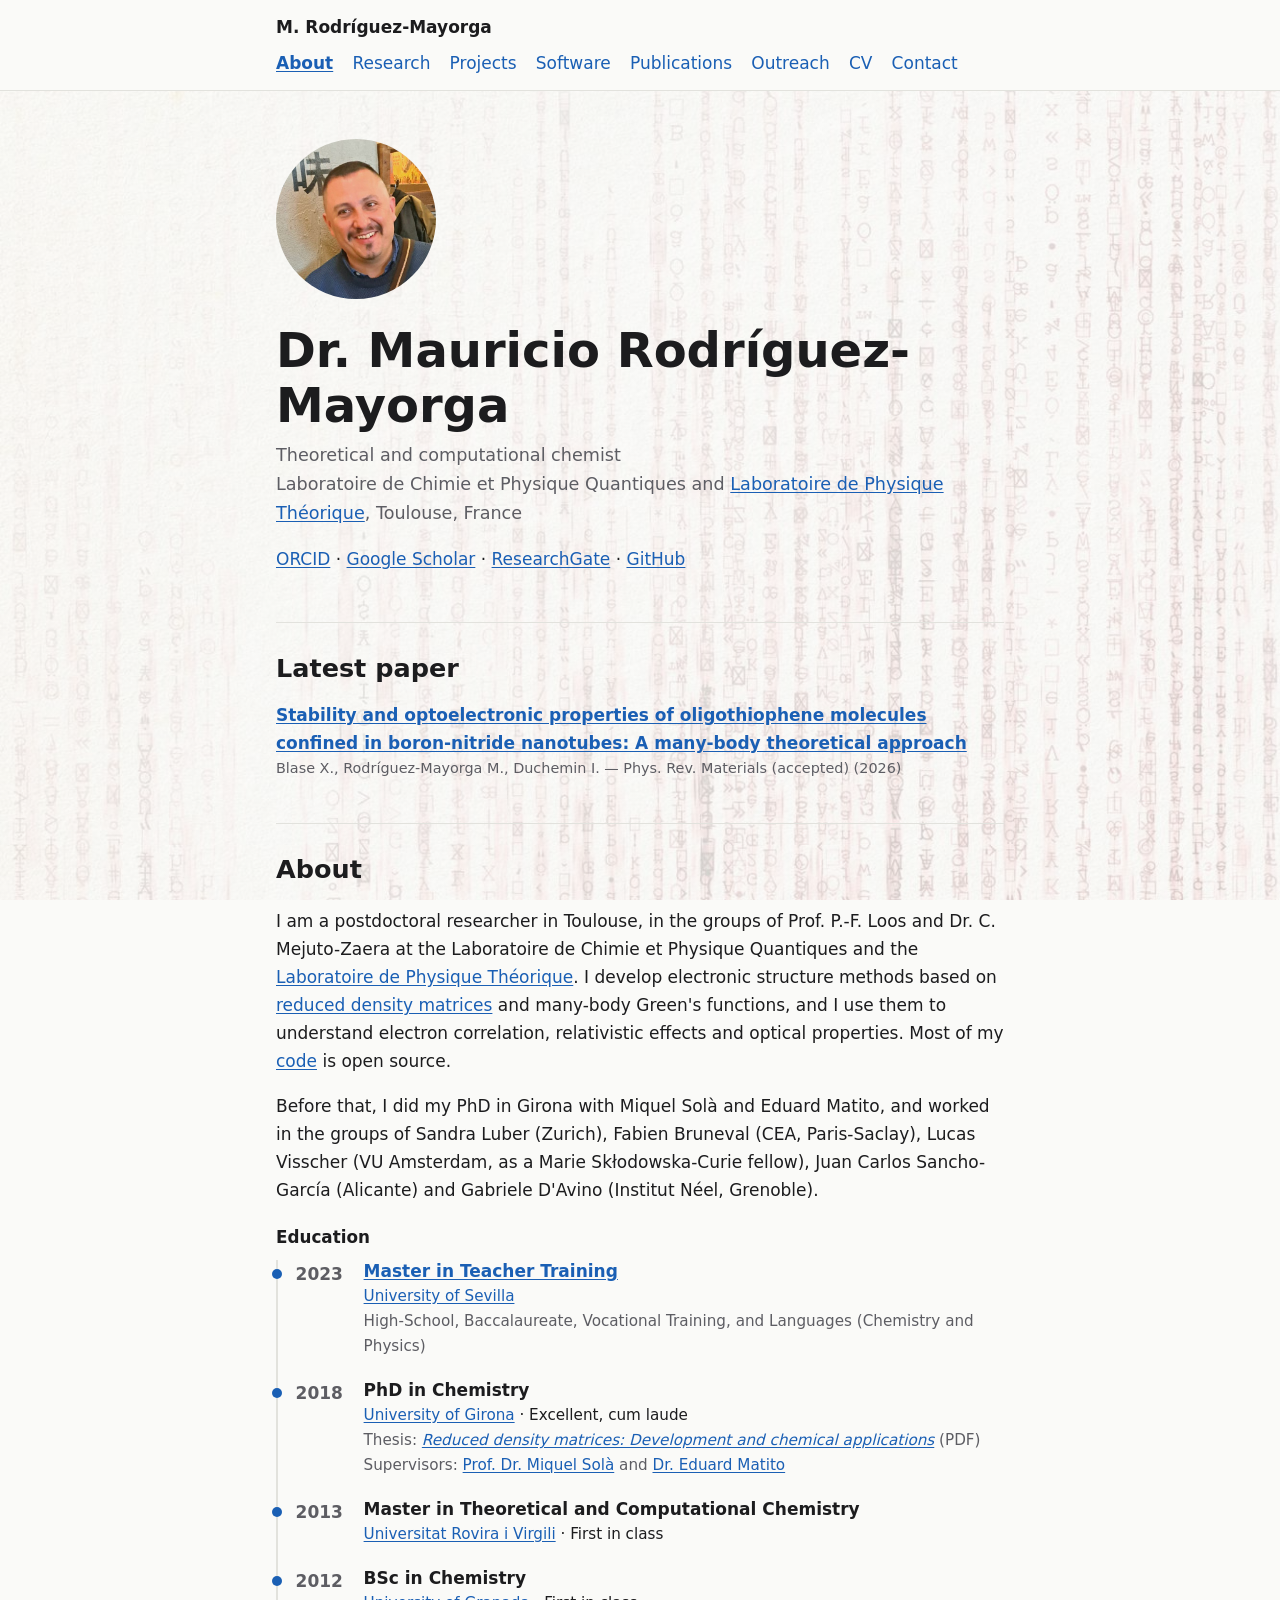
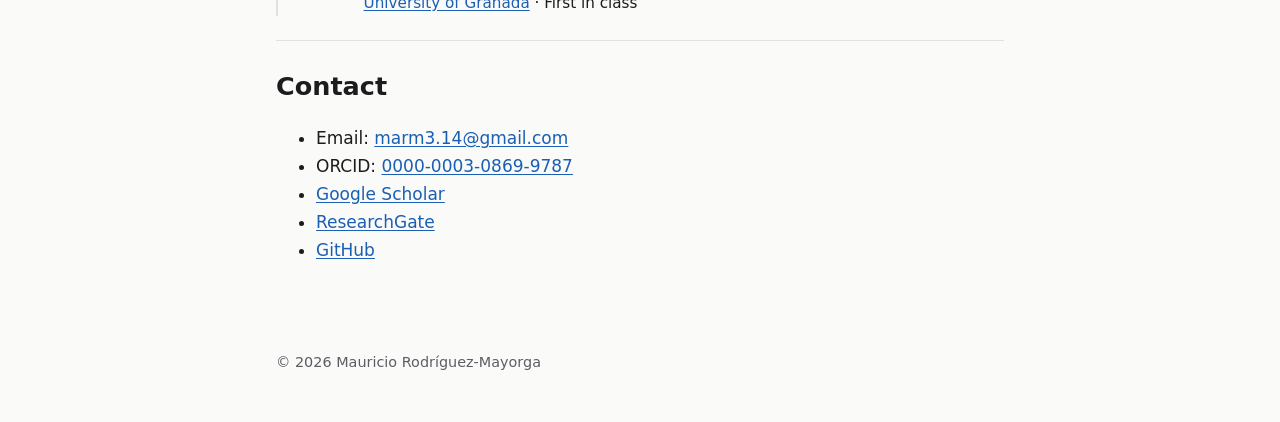
<file: index.html>
<!doctype html>
<html lang="en">
<head>
  <meta charset="utf-8">
  <meta name="viewport" content="width=device-width, initial-scale=1">
  <title>Mauricio Rodríguez-Mayorga</title>
  <meta name="description" content="Theoretical and computational chemist at the Laboratoire de Physique Théorique, Université de Toulouse / CNRS.">
  <link rel="stylesheet" href="style.css?v=6">
</head>
<body>
  <header class="site-header">
    <nav>
      <a class="brand" href="index.html">M. Rodríguez-Mayorga</a>
      <ul>
        <li><a href="index.html" aria-current="page">About</a></li>
        <li><a href="research.html">Research</a></li>
        <li><a href="projects/">Projects</a></li>
        <li><a href="software.html">Software</a></li>
        <li><a href="publications.html">Publications</a></li>
        <li><a href="outreach.html">Outreach</a></li>
        <li><a href="cv.html">CV</a></li>
        <li><a href="index.html#contact">Contact</a></li>
      </ul>
    </nav>
  </header>

  <main>
    <section class="hero">
      <img class="portrait" src="assets/photo.jpg" alt="Portrait of Mauricio Rodríguez-Mayorga" width="160" height="160">
      <div>
        <h1>Dr. Mauricio Rodríguez-Mayorga</h1>
        <p class="lead">Theoretical and computational chemist<br>
          Laboratoire de Chimie et Physique Quantiques and
          <a href="https://lpt.univ-tlse3.fr/" target="_blank" rel="noopener noreferrer">Laboratoire de Physique Théorique</a>, Toulouse, France</p>
        <p>
          <a href="https://orcid.org/0000-0003-0869-9787" target="_blank" rel="noopener noreferrer">ORCID</a> ·
          <a href="https://scholar.google.com/citations?user=OLGOgQgAAAAJ" target="_blank" rel="noopener noreferrer">Google Scholar</a> ·
          <a href="https://www.researchgate.net/profile/Mauricio_Mayorga2" target="_blank" rel="noopener noreferrer">ResearchGate</a> ·
          <a href="https://github.com/marm314" target="_blank" rel="noopener noreferrer">GitHub</a>
        </p>
      </div>
    </section>

    <section id="latest">
      <h2>Latest paper</h2>
      <div id="latest-pub">
        <article class="pub">
          <div class="pub-title"><a href="https://journals.aps.org/prmaterials/accepted/10.1103/gbd1-ynn8" target="_blank" rel="noopener noreferrer">Stability and optoelectronic properties of oligothiophene molecules confined in boron-nitride nanotubes: A many-body theoretical approach</a></div>
          <div class="pub-meta">Blase X., Rodríguez-Mayorga M., Duchemin I. — Phys. Rev. Materials (accepted, 2026)</div>
        </article>
      </div>
    </section>

    <section id="about">
      <h2>About</h2>
      <p>I am a postdoctoral researcher in Toulouse, in the groups of Prof. P.-F. Loos and Dr. C. Mejuto-Zaera
        at the Laboratoire de Chimie et Physique Quantiques and the
        <a href="https://lpt.univ-tlse3.fr/" target="_blank" rel="noopener noreferrer">Laboratoire de Physique Théorique</a>.
        I develop electronic structure methods based on
        <a href="research.html">reduced density matrices</a> and many-body Green's functions,
        and I use them to understand electron correlation, relativistic effects and optical properties.
        Most of my <a href="software.html">code</a> is open source.</p>
      <p>Before that, I did my PhD in Girona with Miquel Solà and Eduard Matito, and worked in the groups of
        Sandra Luber (Zurich), Fabien Bruneval (CEA, Paris-Saclay), Lucas Visscher (VU Amsterdam, as a
        Marie Skłodowska-Curie fellow), Juan Carlos Sancho-García (Alicante) and Gabriele D'Avino
        (Institut Néel, Grenoble).</p>

      <h3>Education</h3>
      <ol class="edu">
        <li>
          <span class="edu-year">2023</span>
          <div>
            <strong><a href="https://masteroficial.us.es/maes/" target="_blank" rel="noopener noreferrer">Master in Teacher Training</a></strong>
            <span class="edu-place"><a href="https://www.us.es/" target="_blank" rel="noopener noreferrer">University of Sevilla</a></span>
            <span class="edu-sub">High-School, Baccalaureate, Vocational Training, and Languages (Chemistry and Physics)</span>
          </div>
        </li>
        <li>
          <span class="edu-year">2018</span>
          <div>
            <strong>PhD in Chemistry</strong>
            <span class="edu-place"><a href="https://www.udg.edu/en/" target="_blank" rel="noopener noreferrer">University of Girona</a> · Excellent, cum laude</span>
            <span class="edu-sub">Thesis: <a href="assets/thesis_mrm.pdf" target="_blank" rel="noopener noreferrer"><em>Reduced density matrices: Development and chemical applications</em></a> (PDF)</span>
            <span class="edu-sub">Supervisors: <a href="https://iqcc.udg.edu/irdgroups_teams/miquel-sola/" target="_blank" rel="noopener noreferrer">Prof. Dr. Miquel Solà</a> and <a href="https://ematito.dipc.org/" target="_blank" rel="noopener noreferrer">Dr. Eduard Matito</a></span>
          </div>
        </li>
        <li>
          <span class="edu-year">2013</span>
          <div>
            <strong>Master in Theoretical and Computational Chemistry</strong>
            <span class="edu-place"><a href="https://www.urv.cat/en/" target="_blank" rel="noopener noreferrer">Universitat Rovira i Virgili</a> · First in class</span>
          </div>
        </li>
        <li>
          <span class="edu-year">2012</span>
          <div>
            <strong>BSc in Chemistry</strong>
            <span class="edu-place"><a href="https://www.ugr.es" target="_blank" rel="noopener noreferrer">University of Granada</a> · First in class</span>
          </div>
        </li>
      </ol>
    </section>

    <section id="contact">
      <h2>Contact</h2>
      <ul>
        <li>Email: <a href="mailto:marm3.14@gmail.com">marm3.14@gmail.com</a></li>
        <li>ORCID: <a href="https://orcid.org/0000-0003-0869-9787" target="_blank" rel="noopener noreferrer">0000-0003-0869-9787</a></li>
        <li><a href="https://scholar.google.com/citations?user=OLGOgQgAAAAJ" target="_blank" rel="noopener noreferrer">Google Scholar</a></li>
        <li><a href="https://www.researchgate.net/profile/Mauricio_Mayorga2" target="_blank" rel="noopener noreferrer">ResearchGate</a></li>
        <li><a href="https://github.com/marm314" target="_blank" rel="noopener noreferrer">GitHub</a></li>
      </ul>
    </section>
  </main>

  <footer>
    <p>&copy; <span id="year"></span> Mauricio Rodríguez-Mayorga</p>
  </footer>
  <script src="site.js?v=3"></script>
</body>
</html>
</file>
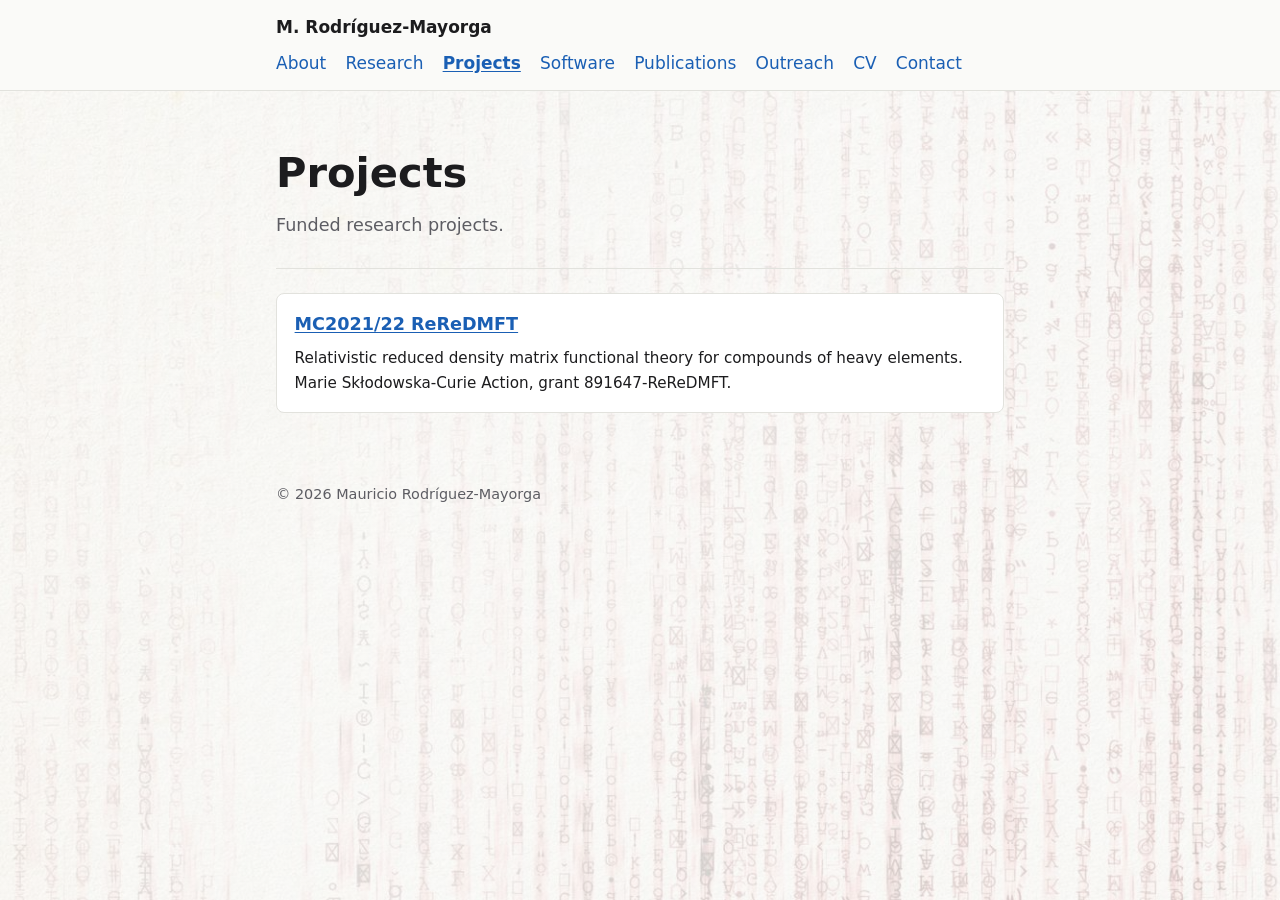
<file: projects/index.html>
<!doctype html>
<html lang="en">
<head>
  <meta charset="utf-8">
  <meta name="viewport" content="width=device-width, initial-scale=1">
  <title>Projects · Mauricio Rodríguez-Mayorga</title>
  <meta name="description" content="Research projects.">
  <link rel="stylesheet" href="../style.css?v=6">
</head>
<body>
  <header class="site-header">
    <nav>
      <a class="brand" href="../index.html">M. Rodríguez-Mayorga</a>
      <ul>
        <li><a href="../index.html">About</a></li>
        <li><a href="../research.html">Research</a></li>
        <li><a href="../projects/" aria-current="page">Projects</a></li>
        <li><a href="../software.html">Software</a></li>
        <li><a href="../publications.html">Publications</a></li>
        <li><a href="../outreach.html">Outreach</a></li>
        <li><a href="../cv.html">CV</a></li>
        <li><a href="../index.html#contact">Contact</a></li>
      </ul>
    </nav>
  </header>

  <main>
    <section class="page-title">
      <h1>Projects</h1>
      <p class="lead">Funded research projects.</p>
    </section>

    <section>
      <div class="cards">
        <article class="card">
          <h3><a href="mc2021-22-rerdmft/">MC2021/22 ReReDMFT</a></h3>
          <p>Relativistic reduced density matrix functional theory for compounds of heavy elements. Marie Skłodowska-Curie Action, grant 891647-ReReDMFT.</p>
        </article>
      </div>
    </section>
  </main>

  <footer>
    <p>&copy; <span id="year"></span> Mauricio Rodríguez-Mayorga</p>
  </footer>
  <script src="../site.js"></script>
</body>
</html>
</file>
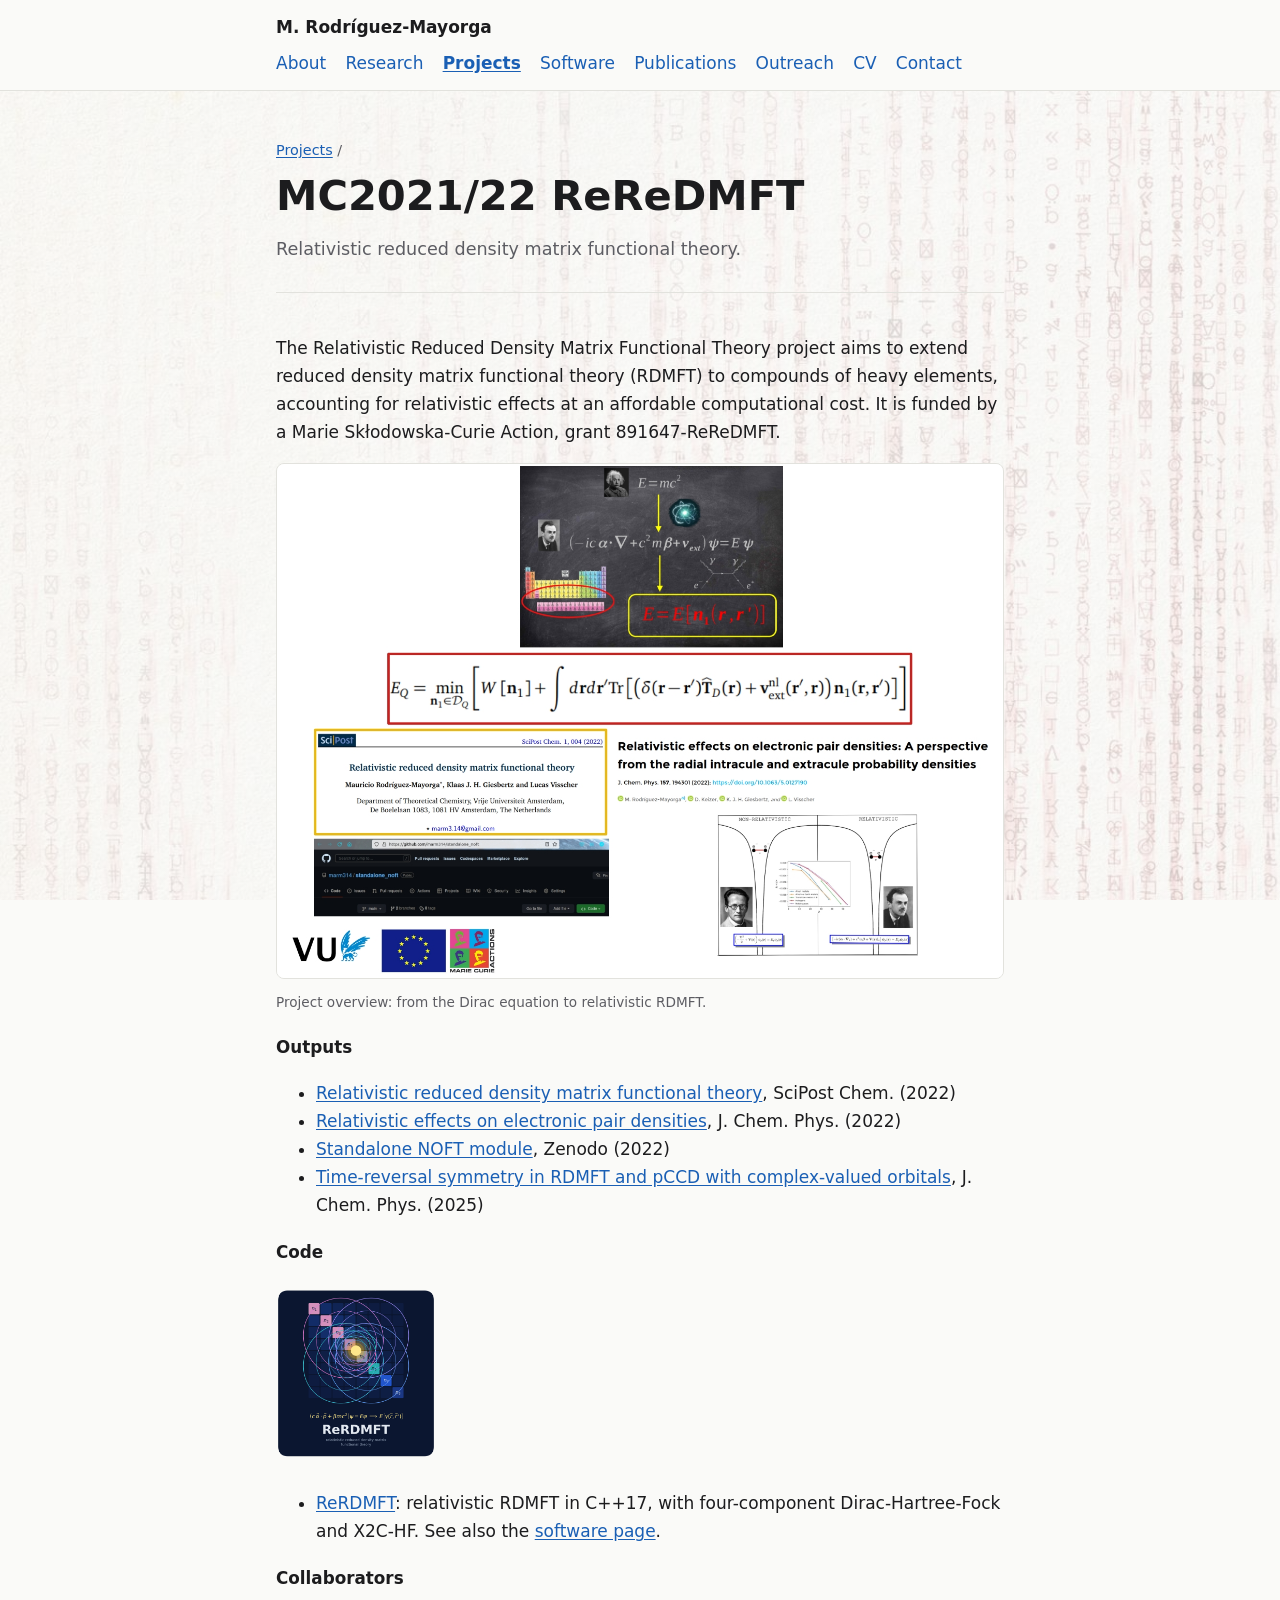
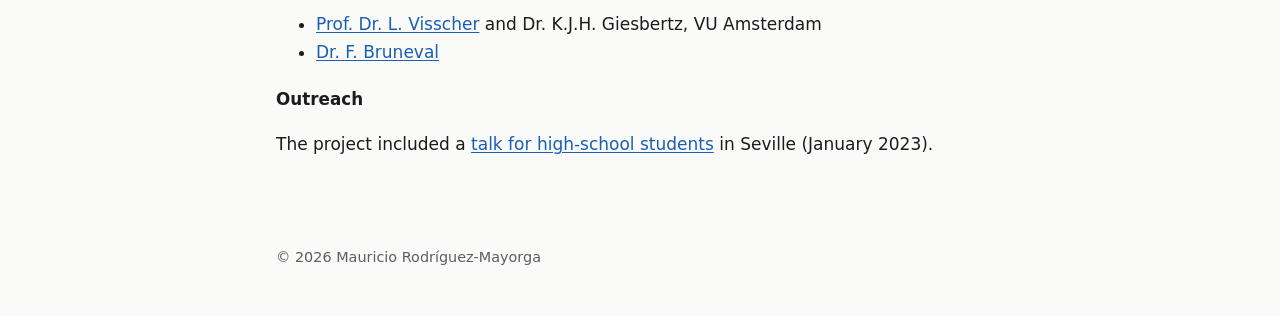
<file: projects/mc2021-22-rerdmft/index.html>
<!doctype html>
<html lang="en">
<head>
  <meta charset="utf-8">
  <meta name="viewport" content="width=device-width, initial-scale=1">
  <title>MC2021/22 ReReDMFT · Mauricio Rodríguez-Mayorga</title>
  <meta name="description" content="The Relativistic Reduced Density Matrix Functional Theory project.">
  <link rel="stylesheet" href="../../style.css?v=6">
</head>
<body>
  <header class="site-header">
    <nav>
      <a class="brand" href="../../index.html">M. Rodríguez-Mayorga</a>
      <ul>
        <li><a href="../../index.html">About</a></li>
        <li><a href="../../research.html">Research</a></li>
        <li><a href="../../projects/" aria-current="page">Projects</a></li>
        <li><a href="../../software.html">Software</a></li>
        <li><a href="../../publications.html">Publications</a></li>
        <li><a href="../../outreach.html">Outreach</a></li>
        <li><a href="../../cv.html">CV</a></li>
        <li><a href="../../index.html#contact">Contact</a></li>
      </ul>
    </nav>
  </header>

  <main>
    <section class="page-title">
      <p class="crumb"><a href="../">Projects</a> /</p>
      <h1>MC2021/22 ReReDMFT</h1>
      <p class="lead">Relativistic reduced density matrix functional theory.</p>
    </section>

    <section id="rerdmft">
      <p>The Relativistic Reduced Density Matrix Functional Theory project aims to extend
        reduced density matrix functional theory (RDMFT) to compounds of heavy elements,
        accounting for relativistic effects at an affordable computational cost.
        It is funded by a Marie Skłodowska-Curie Action, grant 891647-ReReDMFT.</p>
      <figure>
        <img src="../../assets/final_report.jpg" alt="Overview of the ReReDMFT project: from the Dirac equation and the periodic table of heavy elements to relativistic RDMFT, with the two 2022 papers" loading="lazy">
        <figcaption>Project overview: from the Dirac equation to relativistic RDMFT.</figcaption>
      </figure>
      <h3>Outputs</h3>
      <ul>
        <li><a href="https://doi.org/10.21468/SciPostChem.1.2.004" target="_blank" rel="noopener noreferrer">Relativistic reduced density matrix functional theory</a>, SciPost Chem. (2022)</li>
        <li><a href="https://doi.org/10.1063/5.0127190" target="_blank" rel="noopener noreferrer">Relativistic effects on electronic pair densities</a>, J. Chem. Phys. (2022)</li>
        <li><a href="https://doi.org/10.5281/zenodo.7352732" target="_blank" rel="noopener noreferrer">Standalone NOFT module</a>, Zenodo (2022)</li>
        <li><a href="https://doi.org/10.1063/5.0242504" target="_blank" rel="noopener noreferrer">Time-reversal symmetry in RDMFT and pCCD with complex-valued orbitals</a>, J. Chem. Phys. (2025)</li>
      </ul>
      <h3>Code</h3>
      <figure class="logo-fig">
        <a href="https://github.com/marm314/ReRDMFT" target="_blank" rel="noopener noreferrer"><img src="../../assets/logo_rerdmft.png" alt="ReRDMFT logo" width="160" height="181" loading="lazy"></a>
      </figure>
      <ul>
        <li><a href="https://github.com/marm314/ReRDMFT" target="_blank" rel="noopener noreferrer">ReRDMFT</a>: relativistic RDMFT in C++17, with four-component Dirac-Hartree-Fock and X2C-HF. See also the <a href="../../software.html">software page</a>.</li>
      </ul>
      <h3>Collaborators</h3>
      <ul>
        <li><a href="https://research.vu.nl/en/persons/luuk-visscher" target="_blank" rel="noopener noreferrer">Prof. Dr. L. Visscher</a> and Dr. K.J.H. Giesbertz, VU Amsterdam</li>
        <li><a href="https://www.molgw.org/bruneval/" target="_blank" rel="noopener noreferrer">Dr. F. Bruneval</a></li>
      </ul>
      <h3>Outreach</h3>
      <p>The project included a <a href="../../outreach.html">talk for high-school students</a> in Seville (January 2023).</p>
    </section>
  </main>

  <footer>
    <p>&copy; <span id="year"></span> Mauricio Rodríguez-Mayorga</p>
  </footer>
  <script src="../../site.js"></script>
</body>
</html>
</file>
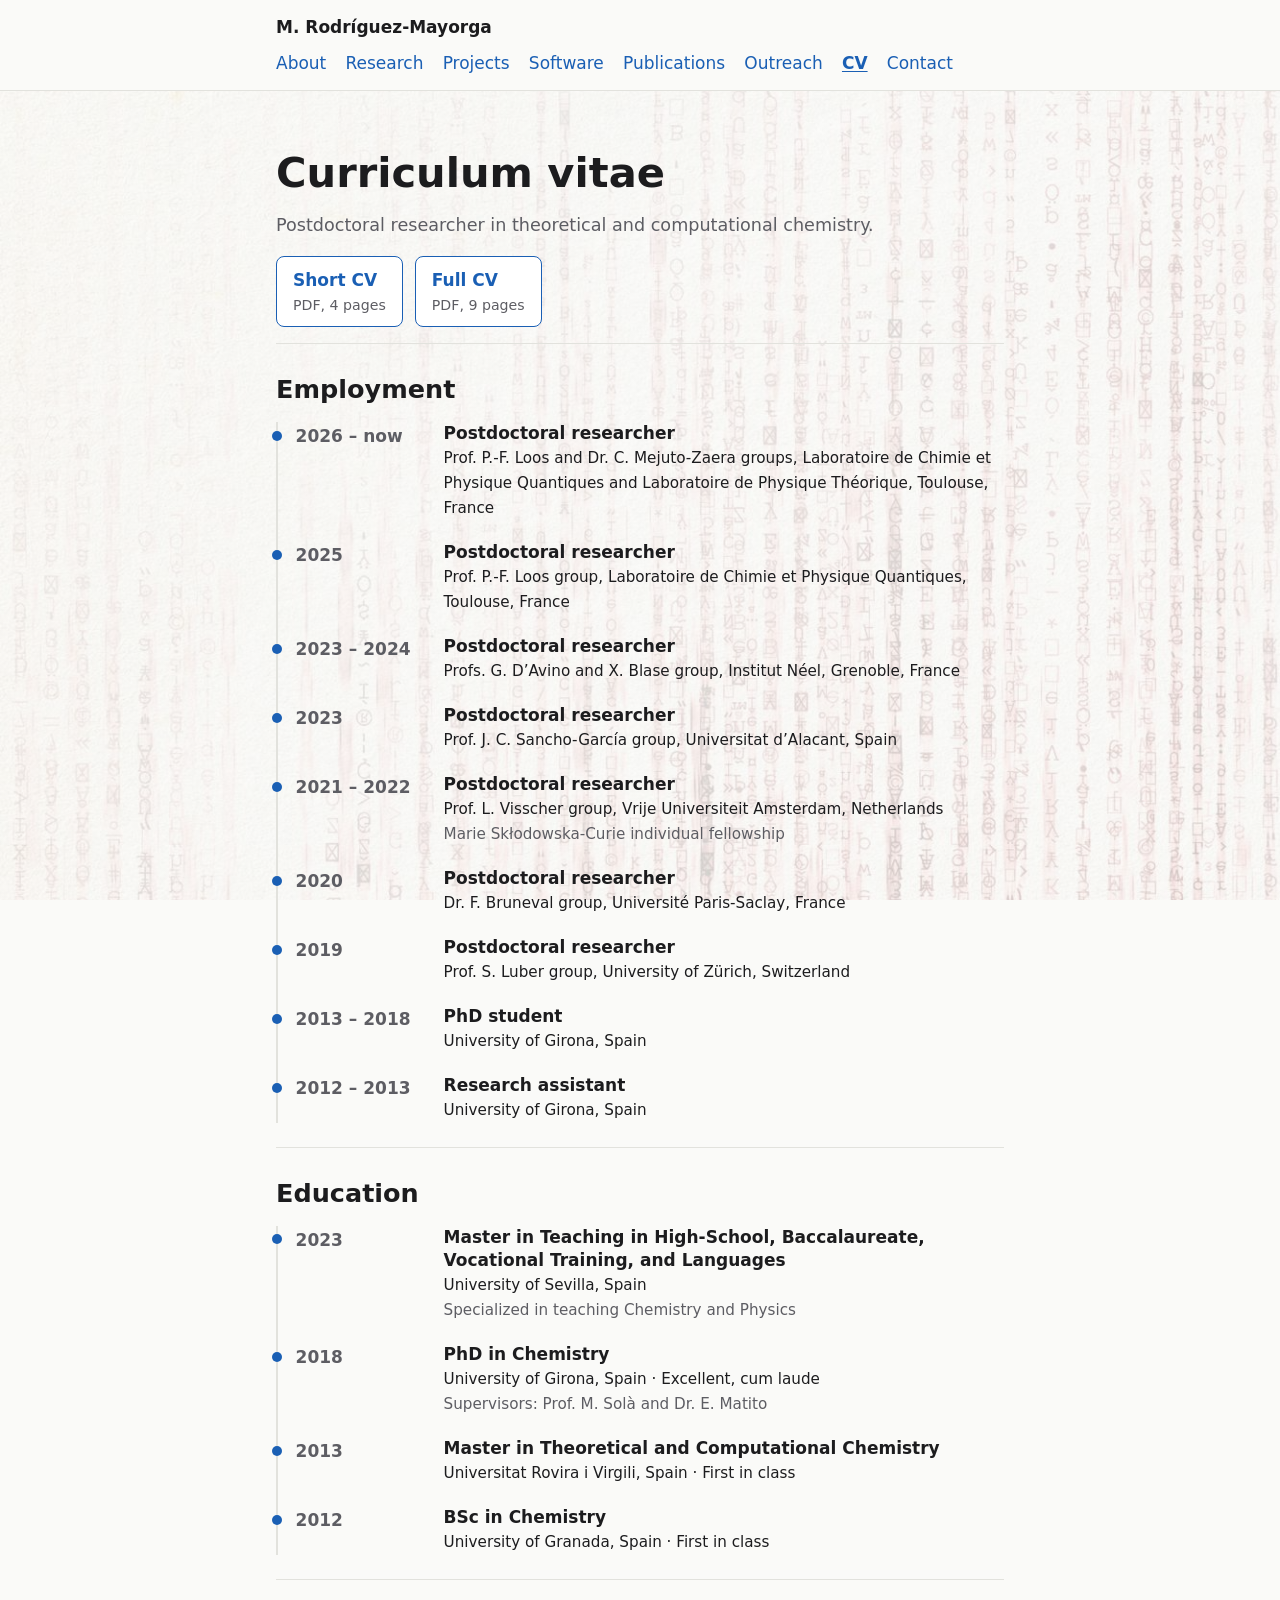
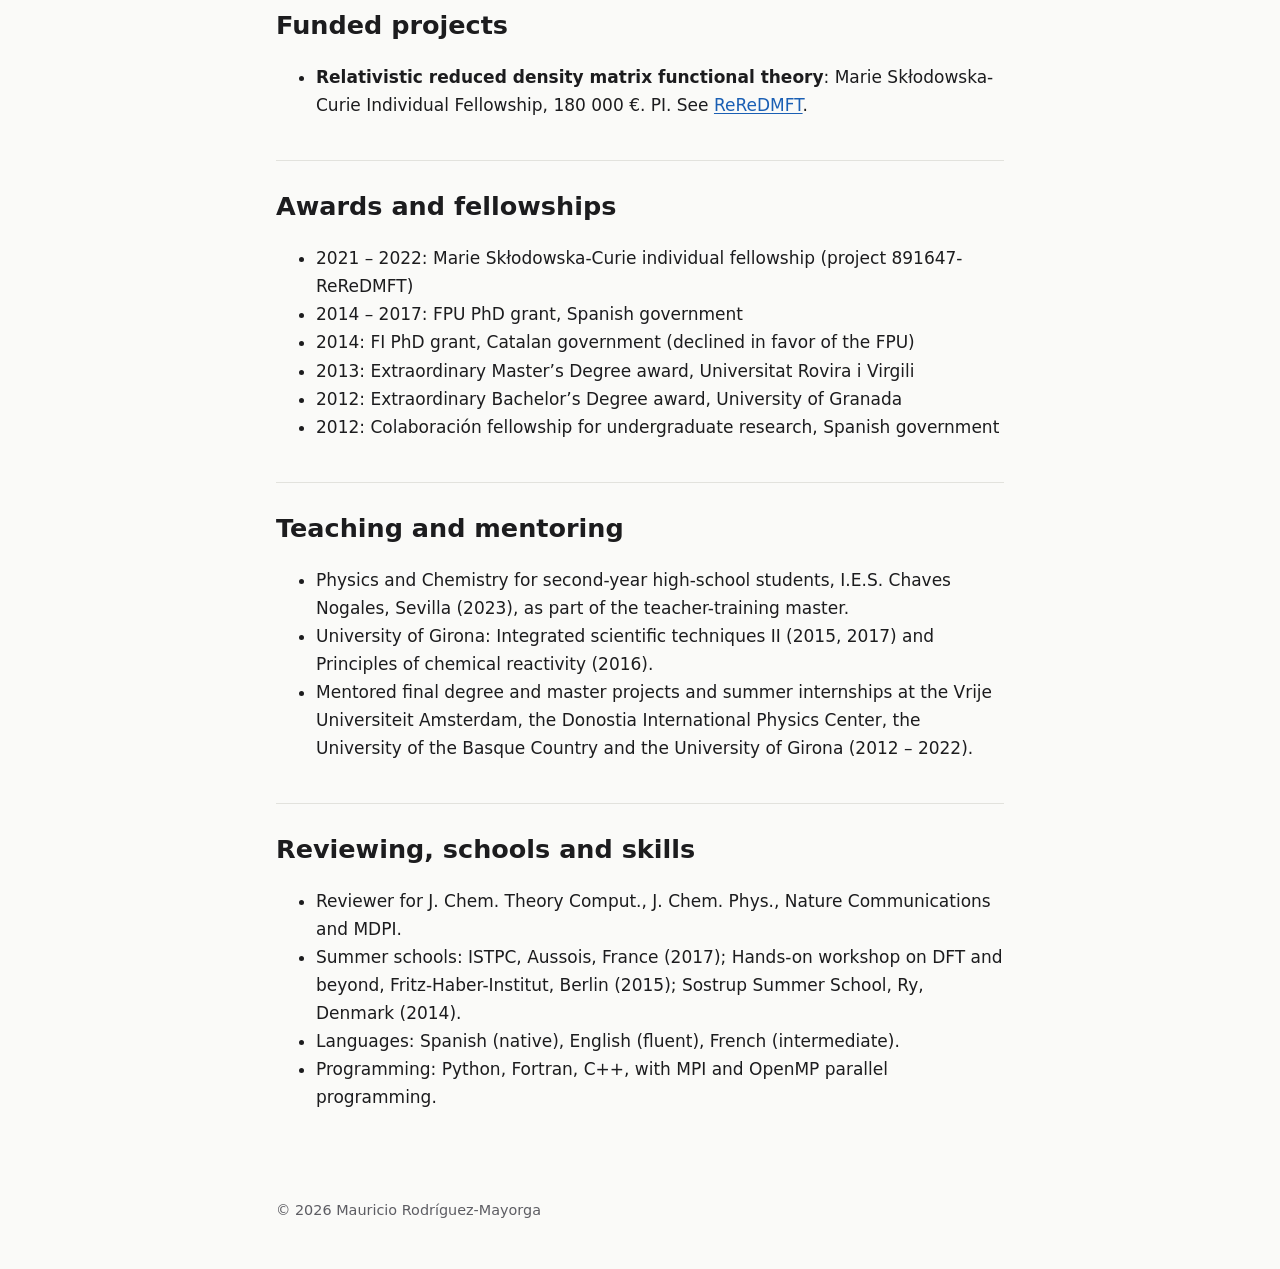
<file: cv.html>
<!doctype html>
<html lang="en">
<head>
  <meta charset="utf-8">
  <meta name="viewport" content="width=device-width, initial-scale=1">
  <title>CV · Mauricio Rodríguez-Mayorga</title>
  <meta name="description" content="Curriculum vitae of Mauricio Rodríguez-Mayorga.">
  <link rel="stylesheet" href="style.css?v=6">
</head>
<body>
  <header class="site-header">
    <nav>
      <a class="brand" href="index.html">M. Rodríguez-Mayorga</a>
      <ul>
        <li><a href="index.html">About</a></li>
        <li><a href="research.html">Research</a></li>
        <li><a href="projects/">Projects</a></li>
        <li><a href="software.html">Software</a></li>
        <li><a href="publications.html">Publications</a></li>
        <li><a href="outreach.html">Outreach</a></li>
        <li><a href="cv.html" aria-current="page">CV</a></li>
        <li><a href="index.html#contact">Contact</a></li>
      </ul>
    </nav>
  </header>

  <main>
    <section class="page-title">
      <h1>Curriculum vitae</h1>
      <p class="lead">Postdoctoral researcher in theoretical and computational chemistry.</p>
      <div class="downloads">
        <a class="btn" href="assets/cv/CV_Rodriguez-Mayorga_short.pdf?v=2" target="_blank" rel="noopener noreferrer">Short CV<small>PDF, 4 pages</small></a>
        <a class="btn" href="assets/cv/CV_Rodriguez-Mayorga_full.pdf?v=2" target="_blank" rel="noopener noreferrer">Full CV<small>PDF, 9 pages</small></a>
      </div>
    </section>

    <section>
      <h2>Employment</h2>
      <ol class="edu wide">
        <li>
          <span class="edu-year">2026 – now</span>
          <div>
            <strong>Postdoctoral researcher</strong>
            <span class="edu-place">Prof. P.-F. Loos and Dr. C. Mejuto-Zaera groups, Laboratoire de Chimie et Physique Quantiques and Laboratoire de Physique Théorique, Toulouse, France</span>
          </div>
        </li>
        <li>
          <span class="edu-year">2025</span>
          <div>
            <strong>Postdoctoral researcher</strong>
            <span class="edu-place">Prof. P.-F. Loos group, Laboratoire de Chimie et Physique Quantiques, Toulouse, France</span>
          </div>
        </li>
        <li>
          <span class="edu-year">2023 – 2024</span>
          <div>
            <strong>Postdoctoral researcher</strong>
            <span class="edu-place">Profs. G. D’Avino and X. Blase group, Institut Néel, Grenoble, France</span>
          </div>
        </li>
        <li>
          <span class="edu-year">2023</span>
          <div>
            <strong>Postdoctoral researcher</strong>
            <span class="edu-place">Prof. J. C. Sancho-García group, Universitat d’Alacant, Spain</span>
          </div>
        </li>
        <li>
          <span class="edu-year">2021 – 2022</span>
          <div>
            <strong>Postdoctoral researcher</strong>
            <span class="edu-place">Prof. L. Visscher group, Vrije Universiteit Amsterdam, Netherlands</span>
            <span class="edu-sub">Marie Skłodowska-Curie individual fellowship</span>
          </div>
        </li>
        <li>
          <span class="edu-year">2020</span>
          <div>
            <strong>Postdoctoral researcher</strong>
            <span class="edu-place">Dr. F. Bruneval group, Université Paris-Saclay, France</span>
          </div>
        </li>
        <li>
          <span class="edu-year">2019</span>
          <div>
            <strong>Postdoctoral researcher</strong>
            <span class="edu-place">Prof. S. Luber group, University of Zürich, Switzerland</span>
          </div>
        </li>
        <li>
          <span class="edu-year">2013 – 2018</span>
          <div>
            <strong>PhD student</strong>
            <span class="edu-place">University of Girona, Spain</span>
          </div>
        </li>
        <li>
          <span class="edu-year">2012 – 2013</span>
          <div>
            <strong>Research assistant</strong>
            <span class="edu-place">University of Girona, Spain</span>
          </div>
        </li>
      </ol>
    </section>

    <section>
      <h2>Education</h2>
      <ol class="edu wide">
        <li>
          <span class="edu-year">2023</span>
          <div>
            <strong>Master in Teaching in High-School, Baccalaureate, Vocational Training, and Languages</strong>
            <span class="edu-place">University of Sevilla, Spain</span>
            <span class="edu-sub">Specialized in teaching Chemistry and Physics</span>
          </div>
        </li>
        <li>
          <span class="edu-year">2018</span>
          <div>
            <strong>PhD in Chemistry</strong>
            <span class="edu-place">University of Girona, Spain · Excellent, cum laude</span>
            <span class="edu-sub">Supervisors: Prof. M. Solà and Dr. E. Matito</span>
          </div>
        </li>
        <li>
          <span class="edu-year">2013</span>
          <div>
            <strong>Master in Theoretical and Computational Chemistry</strong>
            <span class="edu-place">Universitat Rovira i Virgili, Spain · First in class</span>
          </div>
        </li>
        <li>
          <span class="edu-year">2012</span>
          <div>
            <strong>BSc in Chemistry</strong>
            <span class="edu-place">University of Granada, Spain · First in class</span>
          </div>
        </li>
      </ol>
    </section>

    <section>
      <h2>Funded projects</h2>
      <ul>
        <li><strong>Relativistic reduced density matrix functional theory</strong>: Marie Skłodowska-Curie Individual Fellowship, 180 000 €. PI. See <a href="projects/mc2021-22-rerdmft/">ReReDMFT</a>.</li>
      </ul>
    </section>

    <section>
      <h2>Awards and fellowships</h2>
      <ul>
        <li>2021 – 2022: Marie Skłodowska-Curie individual fellowship (project 891647-ReReDMFT)</li>
        <li>2014 – 2017: FPU PhD grant, Spanish government</li>
        <li>2014: FI PhD grant, Catalan government (declined in favor of the FPU)</li>
        <li>2013: Extraordinary Master’s Degree award, Universitat Rovira i Virgili</li>
        <li>2012: Extraordinary Bachelor’s Degree award, University of Granada</li>
        <li>2012: Colaboración fellowship for undergraduate research, Spanish government</li>
      </ul>
    </section>

    <section>
      <h2>Teaching and mentoring</h2>
      <ul>
        <li>Physics and Chemistry for second-year high-school students, I.E.S. Chaves Nogales, Sevilla (2023), as part of the teacher-training master.</li>
        <li>University of Girona: Integrated scientific techniques II (2015, 2017) and Principles of chemical reactivity (2016).</li>
        <li>Mentored final degree and master projects and summer internships at the Vrije Universiteit Amsterdam, the Donostia International Physics Center, the University of the Basque Country and the University of Girona (2012 – 2022).</li>
      </ul>
    </section>

    <section>
      <h2>Reviewing, schools and skills</h2>
      <ul>
        <li>Reviewer for J. Chem. Theory Comput., J. Chem. Phys., Nature Communications and MDPI.</li>
        <li>Summer schools: ISTPC, Aussois, France (2017); Hands-on workshop on DFT and beyond, Fritz-Haber-Institut, Berlin (2015); Sostrup Summer School, Ry, Denmark (2014).</li>
        <li>Languages: Spanish (native), English (fluent), French (intermediate).</li>
        <li>Programming: Python, Fortran, C++, with MPI and OpenMP parallel programming.</li>
      </ul>
    </section>
  </main>

  <footer>
    <p>&copy; <span id="year"></span> Mauricio Rodríguez-Mayorga</p>
  </footer>
  <script src="site.js?v=3"></script>
</body>
</html>
</file>
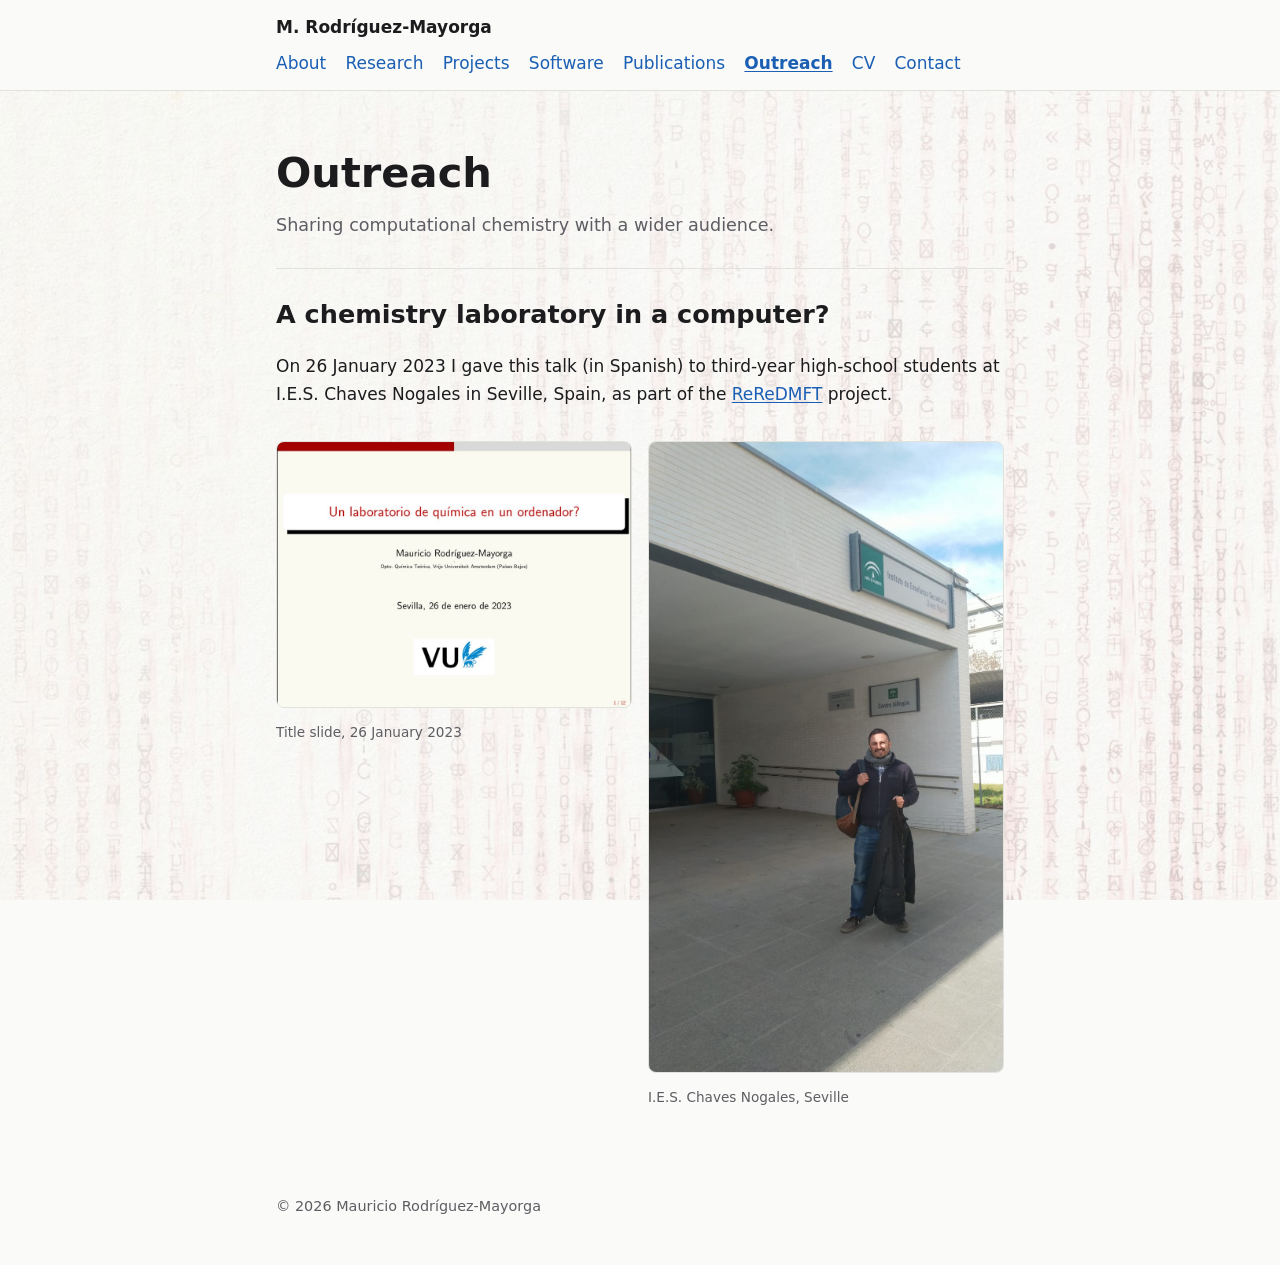
<file: outreach.html>
<!doctype html>
<html lang="en">
<head>
  <meta charset="utf-8">
  <meta name="viewport" content="width=device-width, initial-scale=1">
  <title>Outreach · Mauricio Rodríguez-Mayorga</title>
  <meta name="description" content="Science outreach and dissemination.">
  <link rel="stylesheet" href="style.css?v=6">
</head>
<body>
  <header class="site-header">
    <nav>
      <a class="brand" href="index.html">M. Rodríguez-Mayorga</a>
      <ul>
        <li><a href="index.html">About</a></li>
        <li><a href="research.html">Research</a></li>
        <li><a href="projects/">Projects</a></li>
        <li><a href="software.html">Software</a></li>
        <li><a href="publications.html">Publications</a></li>
        <li><a href="outreach.html" aria-current="page">Outreach</a></li>
        <li><a href="cv.html">CV</a></li>
        <li><a href="index.html#contact">Contact</a></li>
      </ul>
    </nav>
  </header>

  <main>
    <section class="page-title">
      <h1>Outreach</h1>
      <p class="lead">Sharing computational chemistry with a wider audience.</p>
    </section>

    <section>
      <h2>A chemistry laboratory in a computer?</h2>
      <p>On 26 January 2023 I gave this talk (in Spanish) to third-year high-school students at I.E.S. Chaves Nogales in Seville, Spain, as part of the <a href="projects/mc2021-22-rerdmft/">ReReDMFT</a> project.</p>
      <div class="gallery">
        <figure><img src="assets/outreach_talk.jpg" alt="Title slide of the talk “Un laboratorio de química en un ordenador?”" loading="lazy"><figcaption>Title slide, 26 January 2023</figcaption></figure>
        <figure><img src="assets/outreach_school.jpg" alt="At I.E.S. Chaves Nogales, Seville" loading="lazy"><figcaption>I.E.S. Chaves Nogales, Seville</figcaption></figure>
      </div>
    </section>
  </main>

  <footer>
    <p>&copy; <span id="year"></span> Mauricio Rodríguez-Mayorga</p>
  </footer>
  <script src="site.js?v=3"></script>
</body>
</html>
</file>
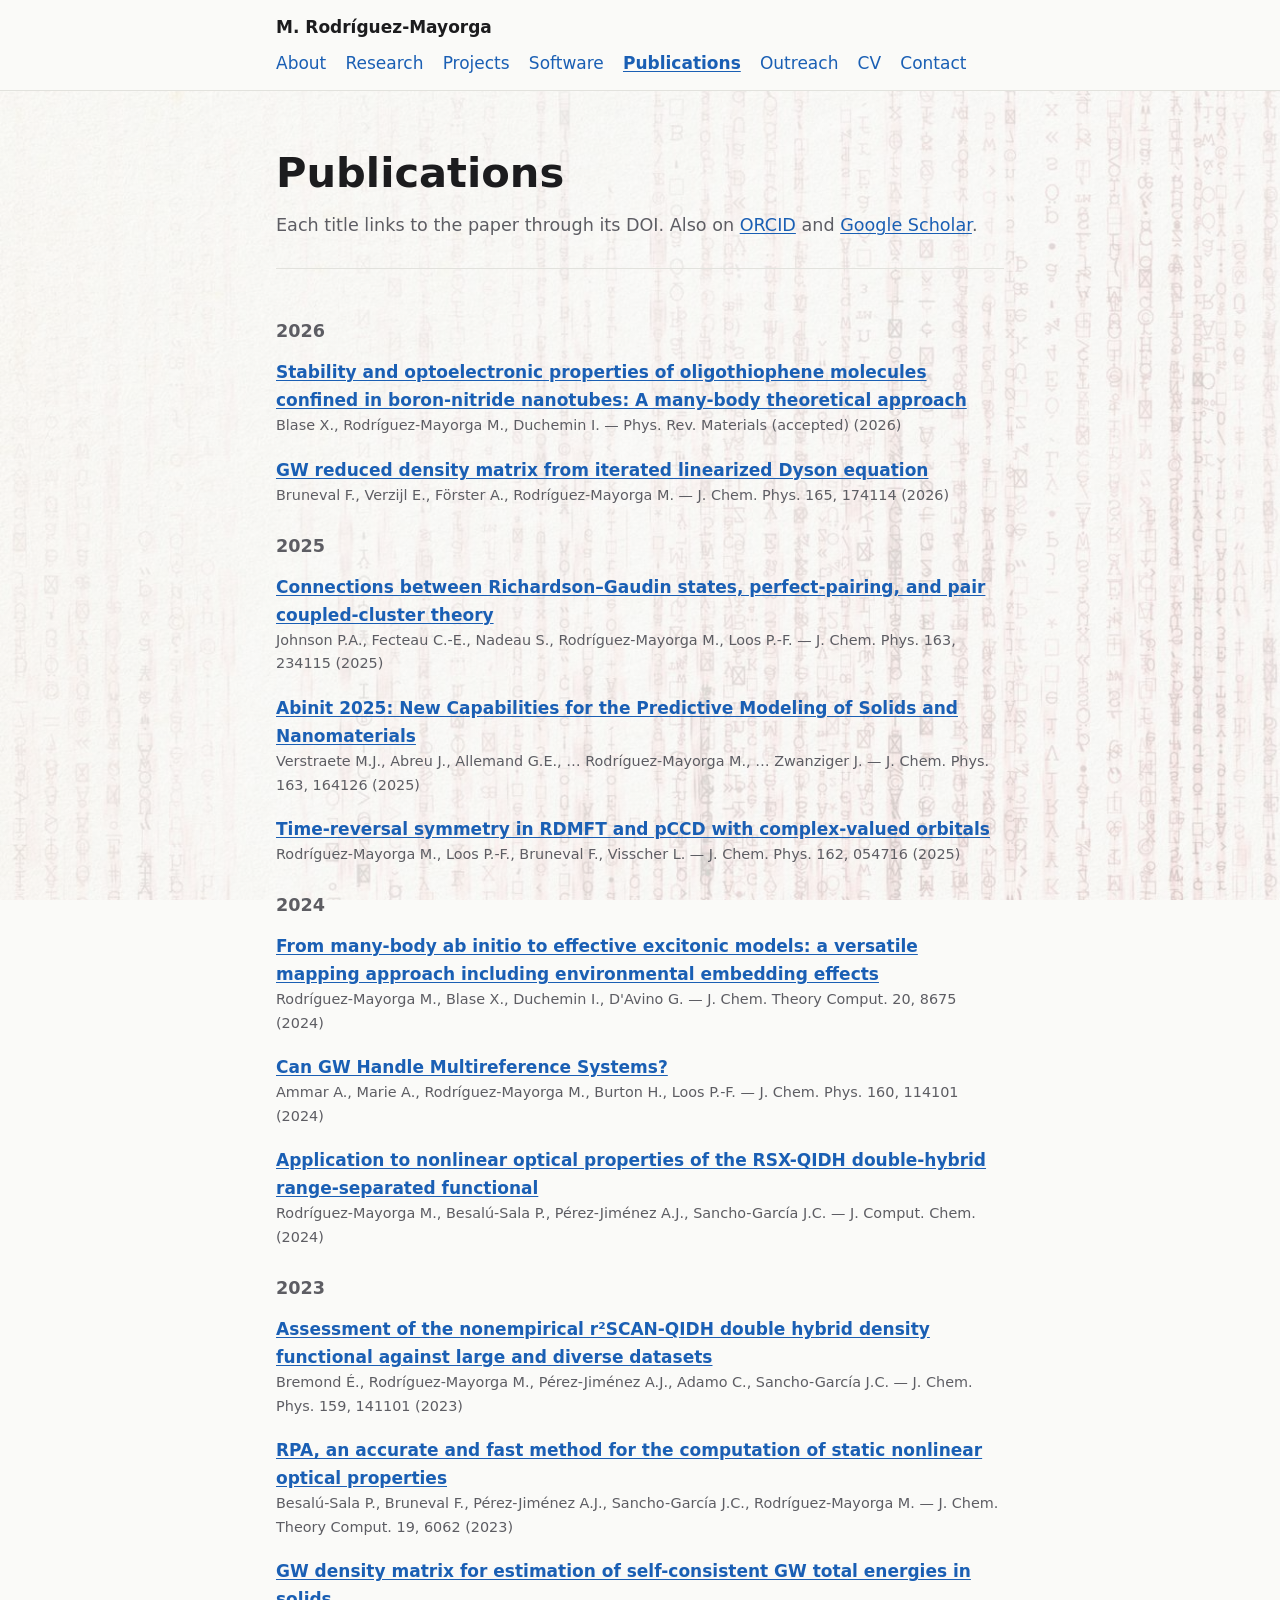
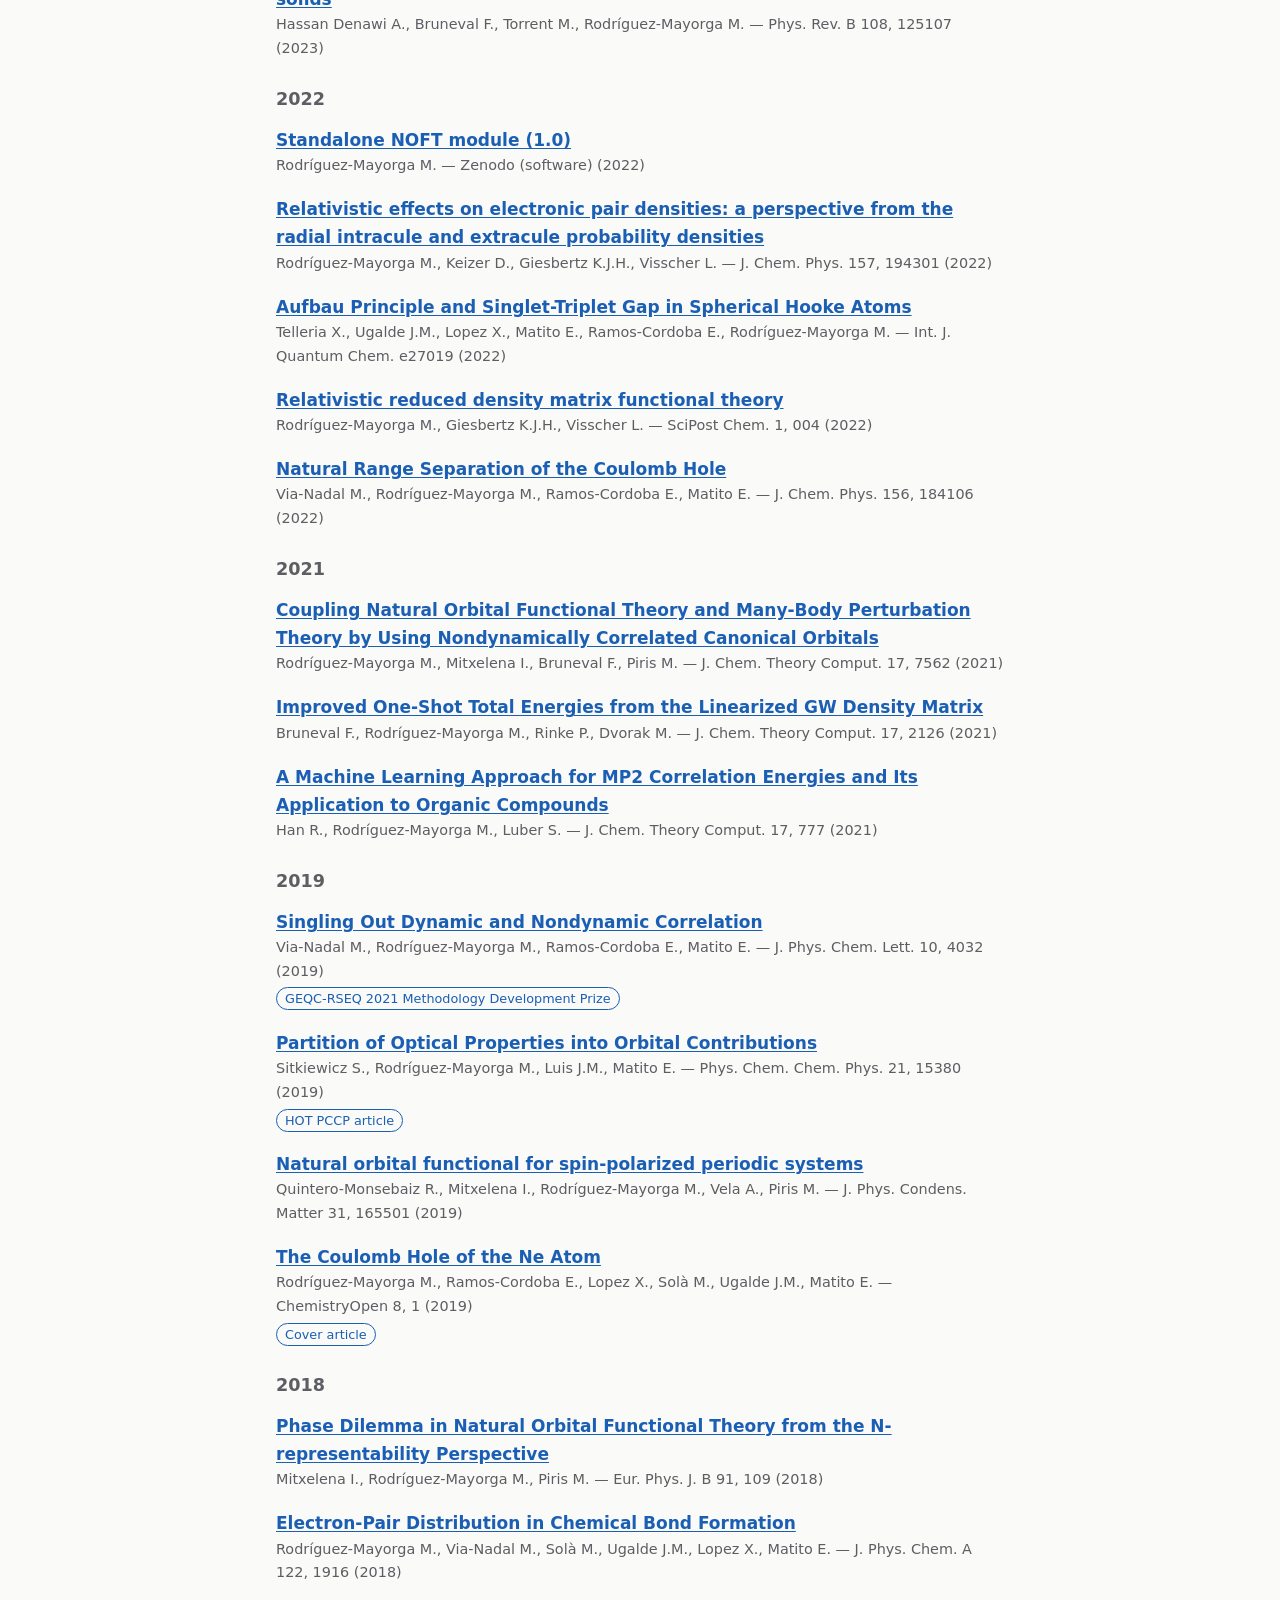
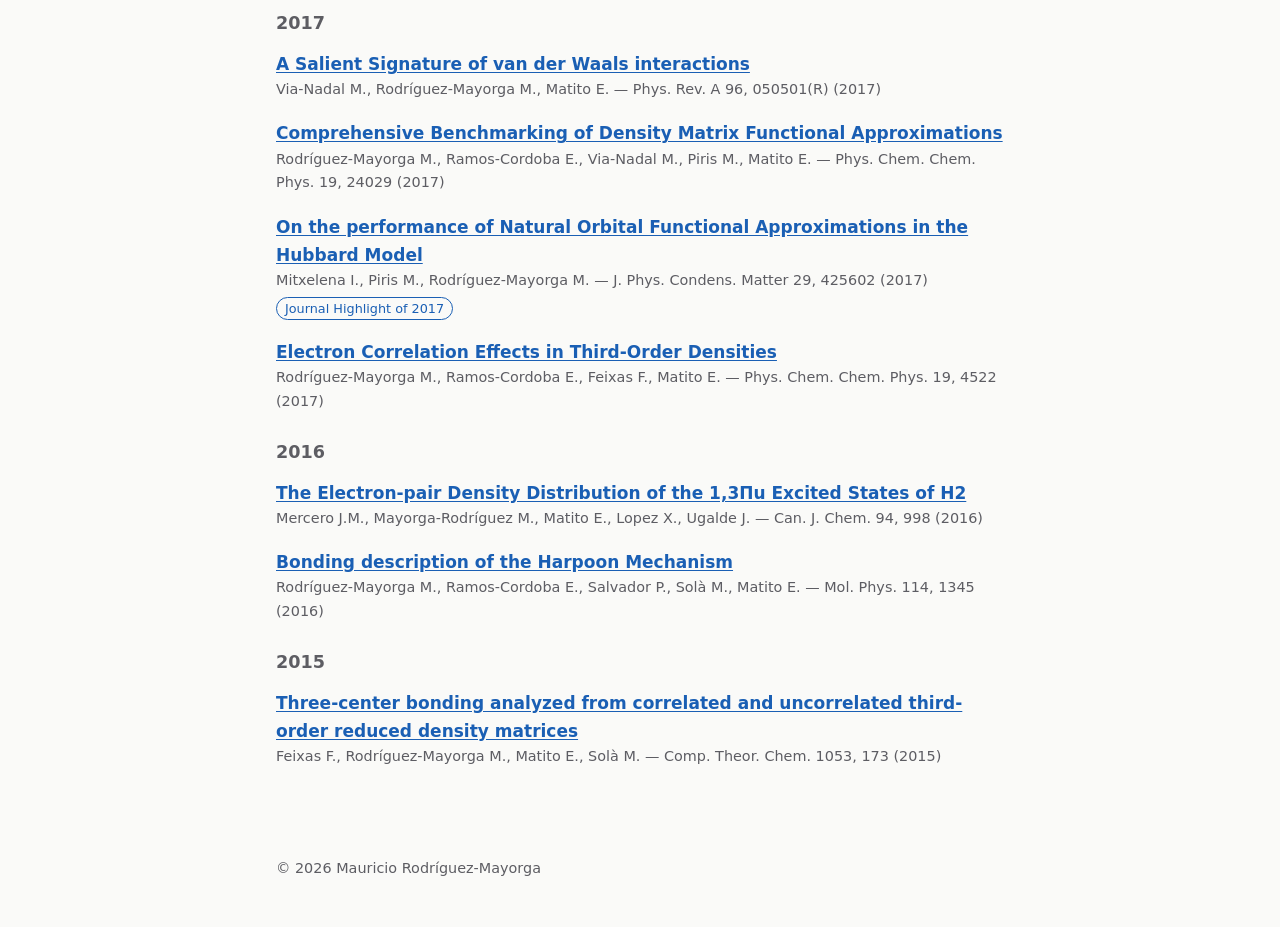
<file: publications.html>
<!doctype html>
<html lang="en">
<head>
  <meta charset="utf-8">
  <meta name="viewport" content="width=device-width, initial-scale=1">
  <title>Publications · Mauricio Rodríguez-Mayorga</title>
  <meta name="description" content="Full list of publications, 2015–2026.">
  <link rel="stylesheet" href="style.css?v=6">
</head>
<body>
  <header class="site-header">
    <nav>
      <a class="brand" href="index.html">M. Rodríguez-Mayorga</a>
      <ul>
        <li><a href="index.html">About</a></li>
        <li><a href="research.html">Research</a></li>
        <li><a href="projects/">Projects</a></li>
        <li><a href="software.html">Software</a></li>
        <li><a href="publications.html" aria-current="page">Publications</a></li>
        <li><a href="outreach.html">Outreach</a></li>
        <li><a href="cv.html">CV</a></li>
        <li><a href="index.html#contact">Contact</a></li>
      </ul>
    </nav>
  </header>

  <main>
    <section class="page-title">
      <h1>Publications</h1>
      <p class="lead">Each title links to the paper through its DOI. Also on
        <a href="https://orcid.org/0000-0003-0869-9787" target="_blank" rel="noopener noreferrer">ORCID</a> and <a href="https://scholar.google.com/citations?user=OLGOgQgAAAAJ" target="_blank" rel="noopener noreferrer">Google Scholar</a>.</p>
    </section>

    <section id="pub-list">
      <noscript>This list needs JavaScript. See <a href="https://orcid.org/0000-0003-0869-9787" target="_blank" rel="noopener noreferrer">ORCID</a> instead.</noscript>
    </section>
  </main>

  <footer>
    <p>&copy; <span id="year"></span> Mauricio Rodríguez-Mayorga</p>
  </footer>
  <script src="site.js?v=3"></script>
</body>
</html>
</file>
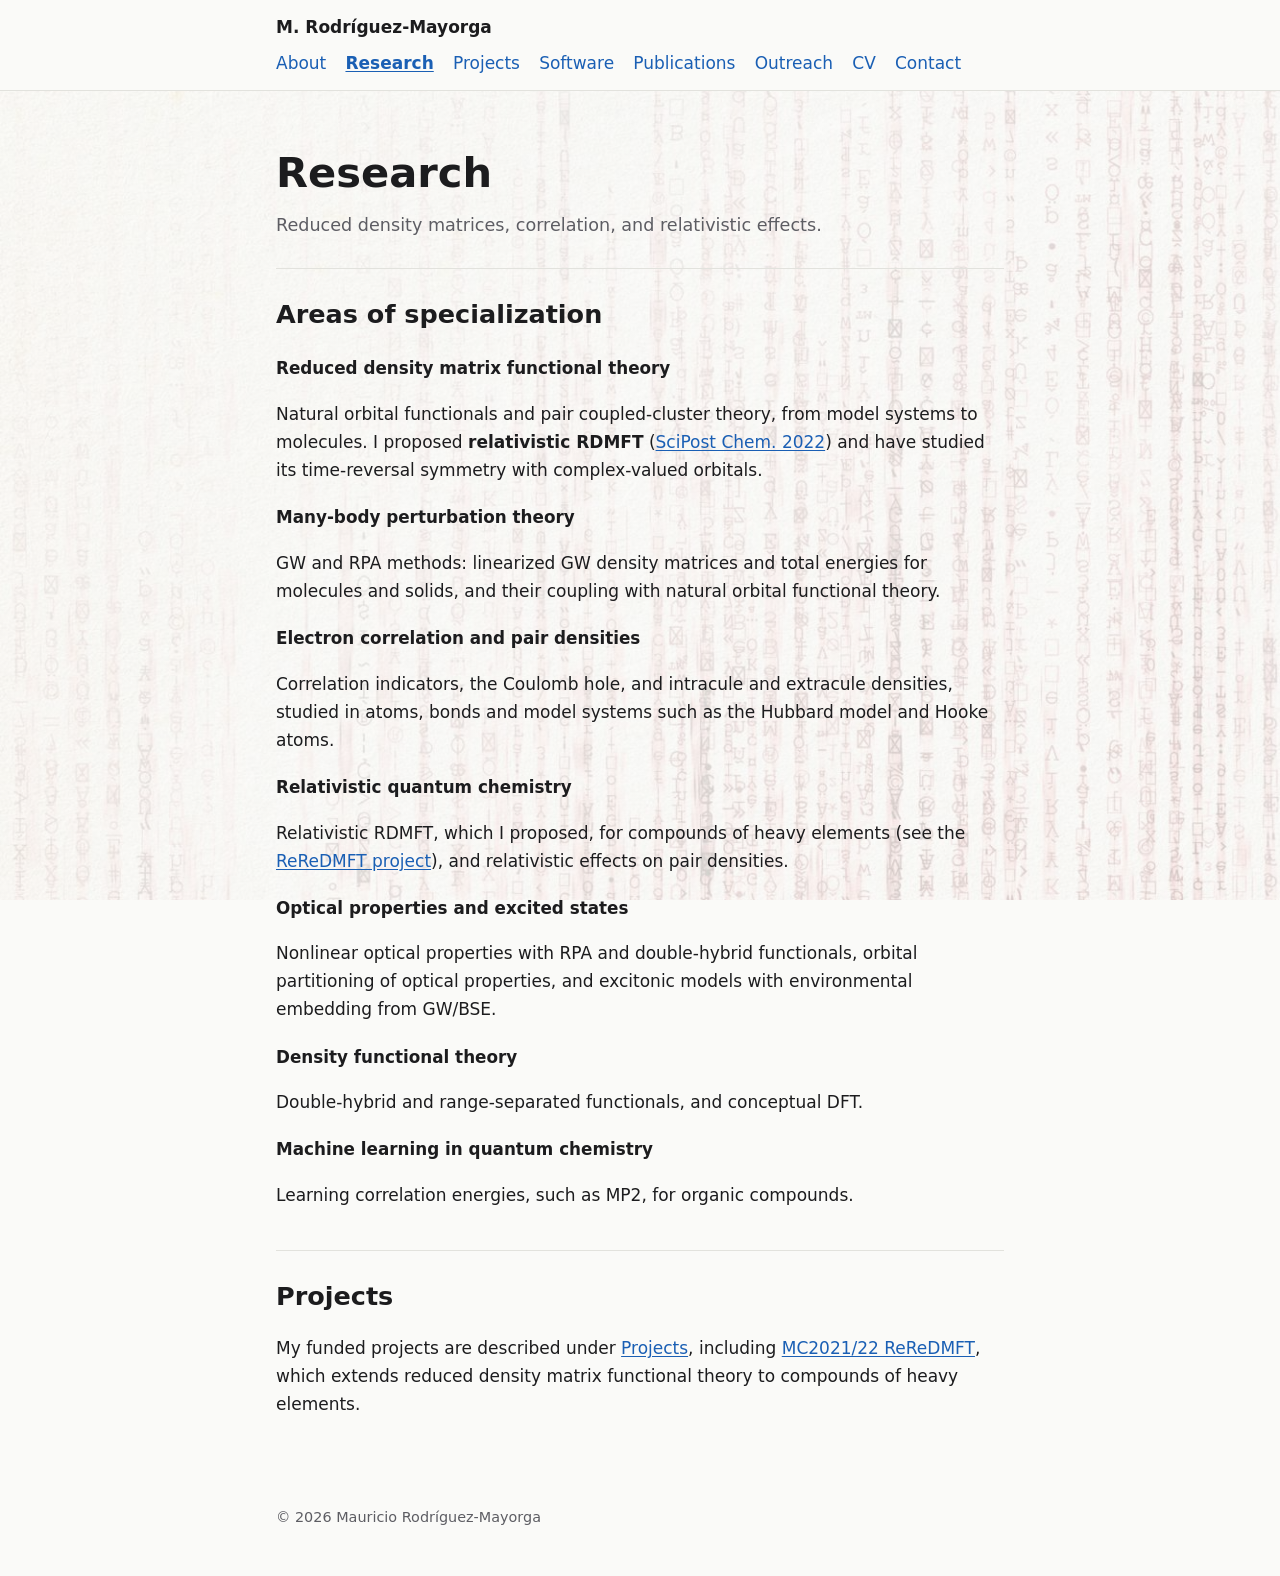
<file: research.html>
<!doctype html>
<html lang="en">
<head>
  <meta charset="utf-8">
  <meta name="viewport" content="width=device-width, initial-scale=1">
  <title>Research · Mauricio Rodríguez-Mayorga</title>
  <meta name="description" content="Research areas and the ReReDMFT project.">
  <link rel="stylesheet" href="style.css?v=6">
</head>
<body>
  <header class="site-header">
    <nav>
      <a class="brand" href="index.html">M. Rodríguez-Mayorga</a>
      <ul>
        <li><a href="index.html">About</a></li>
        <li><a href="research.html" aria-current="page">Research</a></li>
        <li><a href="projects/">Projects</a></li>
        <li><a href="software.html">Software</a></li>
        <li><a href="publications.html">Publications</a></li>
        <li><a href="outreach.html">Outreach</a></li>
        <li><a href="cv.html">CV</a></li>
        <li><a href="index.html#contact">Contact</a></li>
      </ul>
    </nav>
  </header>

  <main>
    <section class="page-title">
      <h1>Research</h1>
      <p class="lead">Reduced density matrices, correlation, and relativistic effects.</p>
    </section>

    <section>
      <h2>Areas of specialization</h2>
      <h3>Reduced density matrix functional theory</h3>
      <p>Natural orbital functionals and pair coupled-cluster theory, from model systems to molecules.
        I proposed <strong>relativistic RDMFT</strong>
        (<a href="https://doi.org/10.21468/SciPostChem.1.2.004" target="_blank" rel="noopener noreferrer">SciPost Chem. 2022</a>) and have studied its
        time-reversal symmetry with complex-valued orbitals.</p>
      <h3>Many-body perturbation theory</h3>
      <p>GW and RPA methods: linearized GW density matrices and total energies for molecules and solids,
        and their coupling with natural orbital functional theory.</p>
      <h3>Electron correlation and pair densities</h3>
      <p>Correlation indicators, the Coulomb hole, and intracule and extracule densities, studied in atoms,
        bonds and model systems such as the Hubbard model and Hooke atoms.</p>
      <h3>Relativistic quantum chemistry</h3>
      <p>Relativistic RDMFT, which I proposed, for compounds of heavy elements (see the
        <a href="projects/mc2021-22-rerdmft/">ReReDMFT project</a>), and relativistic effects on pair densities.</p>
      <h3>Optical properties and excited states</h3>
      <p>Nonlinear optical properties with RPA and double-hybrid functionals, orbital partitioning of optical
        properties, and excitonic models with environmental embedding from GW/BSE.</p>
      <h3>Density functional theory</h3>
      <p>Double-hybrid and range-separated functionals, and conceptual DFT.</p>
      <h3>Machine learning in quantum chemistry</h3>
      <p>Learning correlation energies, such as MP2, for organic compounds.</p>
    </section>

    <section id="rerdmft">
      <h2>Projects</h2>
      <p>My funded projects are described under <a href="projects/">Projects</a>, including
        <a href="projects/mc2021-22-rerdmft/">MC2021/22 ReReDMFT</a>, which extends reduced density matrix
        functional theory to compounds of heavy elements.</p>
    </section>
  </main>

  <footer>
    <p>&copy; <span id="year"></span> Mauricio Rodríguez-Mayorga</p>
  </footer>
  <script src="site.js?v=3"></script>
</body>
</html>
</file>
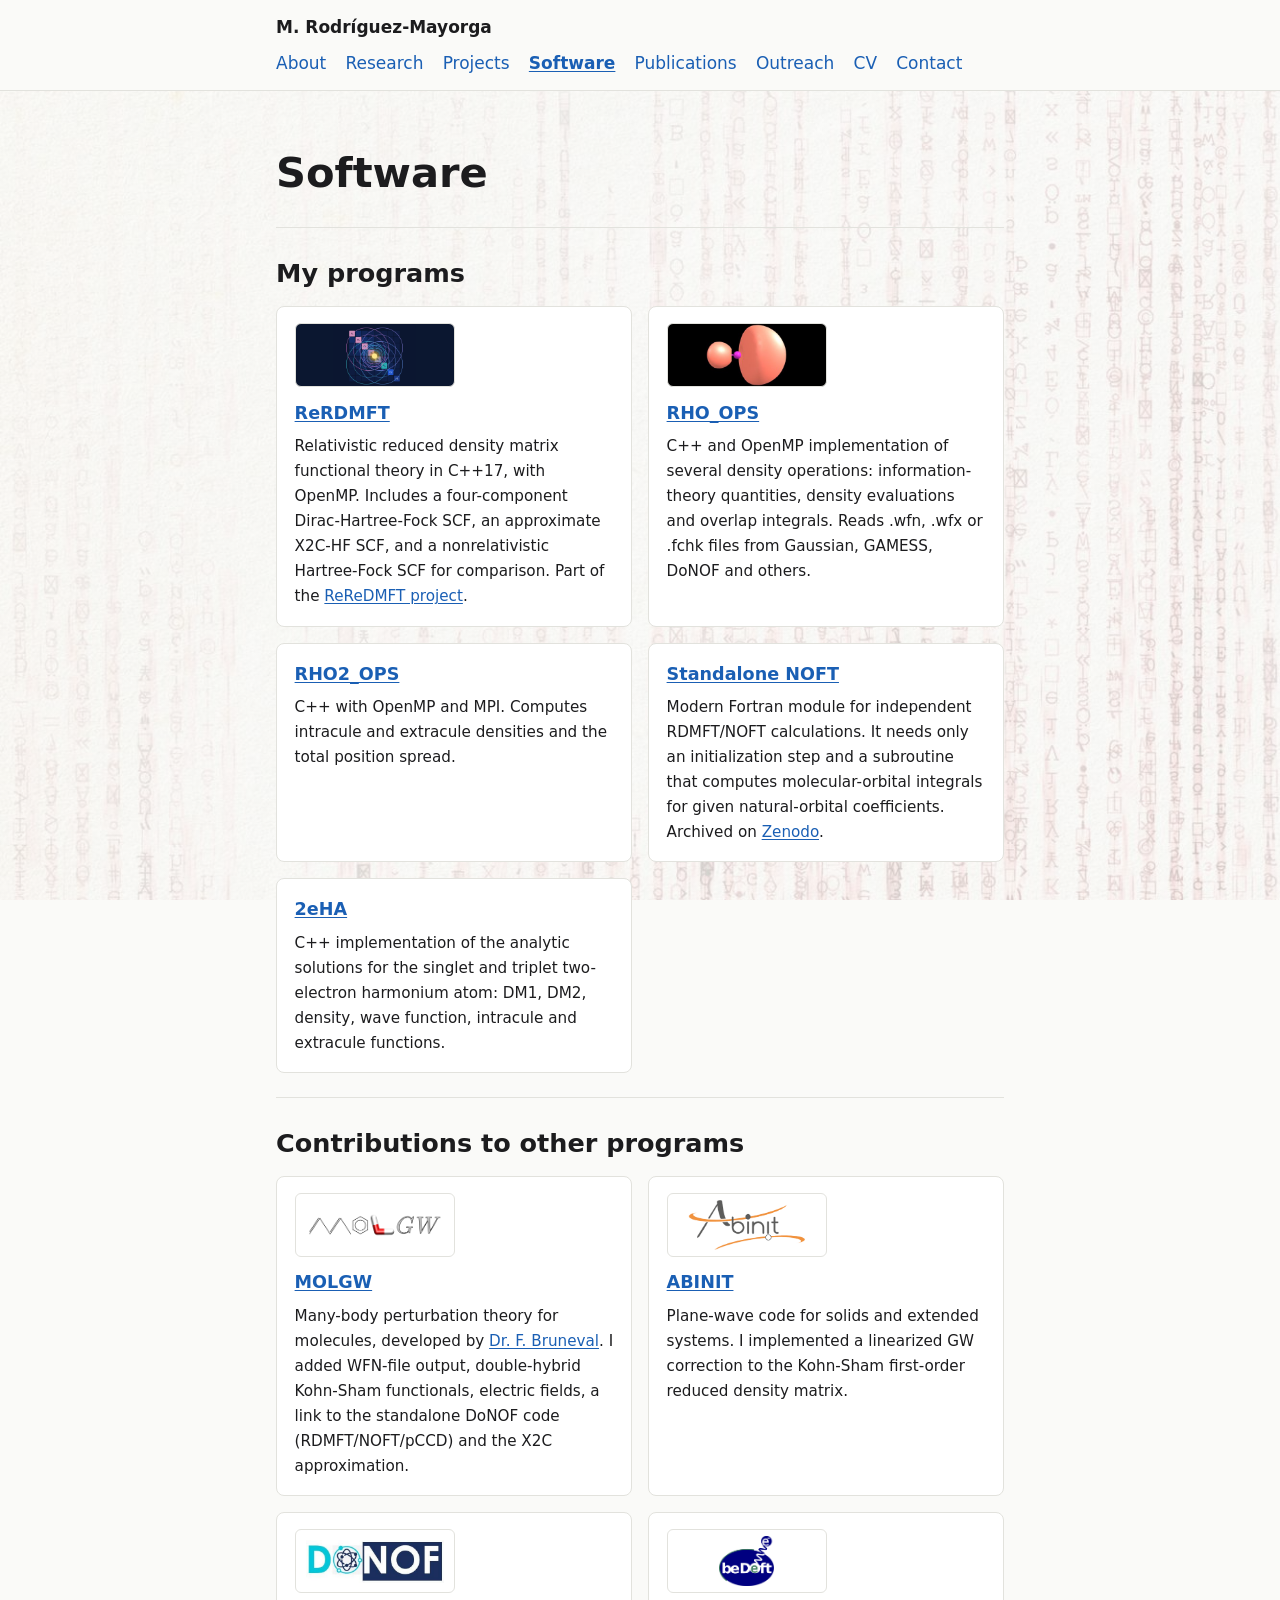
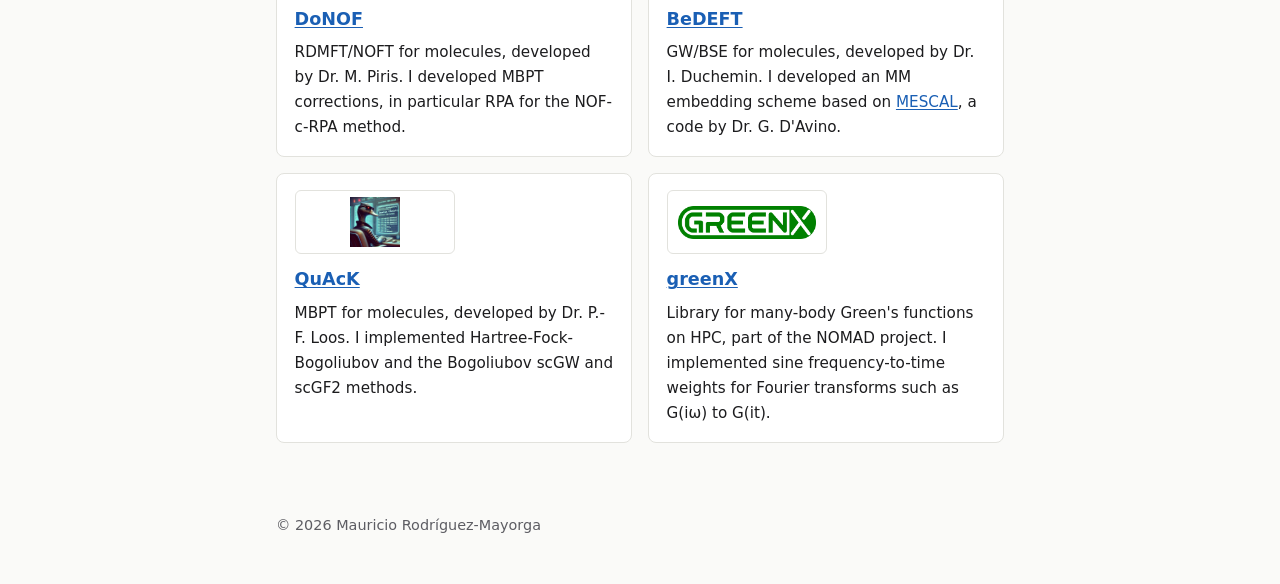
<file: software.html>
<!doctype html>
<html lang="en">
<head>
  <meta charset="utf-8">
  <meta name="viewport" content="width=device-width, initial-scale=1">
  <title>Software · Mauricio Rodríguez-Mayorga</title>
  <meta name="description" content="Programs I have developed and contributed to.">
  <link rel="stylesheet" href="style.css?v=6">
</head>
<body>
  <header class="site-header">
    <nav>
      <a class="brand" href="index.html">M. Rodríguez-Mayorga</a>
      <ul>
        <li><a href="index.html">About</a></li>
        <li><a href="research.html">Research</a></li>
        <li><a href="projects/">Projects</a></li>
        <li><a href="software.html" aria-current="page">Software</a></li>
        <li><a href="publications.html">Publications</a></li>
        <li><a href="outreach.html">Outreach</a></li>
        <li><a href="cv.html">CV</a></li>
        <li><a href="index.html#contact">Contact</a></li>
      </ul>
    </nav>
  </header>

  <main>
    <section class="page-title">
      <h1>Software</h1>
    </section>

    <section>
      <h2>My programs</h2>
      <div class="cards">
        <article class="card">
          <img class="logo plot" style="background:#0b1730" width="160" height="64" src="assets/logo_rerdmft_icon.png" alt="ReRDMFT logo" loading="lazy">
          <h3><a href="https://github.com/marm314/ReRDMFT" target="_blank" rel="noopener noreferrer">ReRDMFT</a></h3>
          <p>Relativistic reduced density matrix functional theory in C++17, with OpenMP. Includes a four-component Dirac-Hartree-Fock SCF, an approximate X2C-HF SCF, and a nonrelativistic Hartree-Fock SCF for comparison. Part of the <a href="projects/mc2021-22-rerdmft/">ReReDMFT project</a>.</p>
        </article>
        <article class="card">
          <img class="logo plot" width="160" height="64" src="assets/elf.jpg" alt="Electron localization function isosurface" loading="lazy">
          <h3><a href="https://github.com/marm314/rho_ops" target="_blank" rel="noopener noreferrer">RHO_OPS</a></h3>
          <p>C++ and OpenMP implementation of several density operations: information-theory quantities, density evaluations and overlap integrals. Reads .wfn, .wfx or .fchk files from Gaussian, GAMESS, DoNOF and others.</p>
        </article>
        <article class="card">
          <h3><a href="https://github.com/marm314/rho2_ops" target="_blank" rel="noopener noreferrer">RHO2_OPS</a></h3>
          <p>C++ with OpenMP and MPI. Computes intracule and extracule densities and the total position spread.</p>
        </article>
        <article class="card">
          <h3><a href="https://github.com/marm314/standalone_noft" target="_blank" rel="noopener noreferrer">Standalone NOFT</a></h3>
          <p>Modern Fortran module for independent RDMFT/NOFT calculations. It needs only an initialization step and a subroutine that computes molecular-orbital integrals for given natural-orbital coefficients. Archived on <a href="https://doi.org/10.5281/zenodo.7352732" target="_blank" rel="noopener noreferrer">Zenodo</a>.</p>
        </article>
        <article class="card">
          <h3><a href="https://github.com/marm314/2eHA" target="_blank" rel="noopener noreferrer">2eHA</a></h3>
          <p>C++ implementation of the analytic solutions for the singlet and triplet two-electron harmonium atom: DM1, DM2, density, wave function, intracule and extracule functions.</p>
        </article>
      </div>
    </section>

    <section>
      <h2>Contributions to other programs</h2>
      <div class="cards">
        <article class="card">
          <img class="logo" width="160" height="64" src="assets/logo_molgw.png" alt="MOLGW logo" loading="lazy">
          <h3><a href="https://github.com/molgw/molgw" target="_blank" rel="noopener noreferrer">MOLGW</a></h3>
          <p>Many-body perturbation theory for molecules, developed by <a href="https://www.molgw.org/bruneval/" target="_blank" rel="noopener noreferrer">Dr. F. Bruneval</a>. I added WFN-file output, double-hybrid Kohn-Sham functionals, electric fields, a link to the standalone DoNOF code (RDMFT/NOFT/pCCD) and the X2C approximation.</p>
        </article>
        <article class="card">
          <img class="logo" width="160" height="64" src="assets/logo_abinit.png" alt="ABINIT logo" loading="lazy">
          <h3><a href="https://github.com/abinit/abinit" target="_blank" rel="noopener noreferrer">ABINIT</a></h3>
          <p>Plane-wave code for solids and extended systems. I implemented a linearized GW correction to the Kohn-Sham first-order reduced density matrix.</p>
        </article>
        <article class="card">
          <img class="logo" width="160" height="64" src="assets/logo_donof.jpeg" alt="DoNOF logo" loading="lazy">
          <h3><a href="https://github.com/DoNOF/DoNOFsw" target="_blank" rel="noopener noreferrer">DoNOF</a></h3>
          <p>RDMFT/NOFT for molecules, developed by Dr. M. Piris. I developed MBPT corrections, in particular RPA for the NOF-c-RPA method.</p>
        </article>
        <article class="card">
          <img class="logo" width="160" height="64" src="assets/logo_bedeft.png" alt="BeDEFT logo" loading="lazy">
          <h3><a href="https://gitlab.maisondelasimulation.fr/beDeft" target="_blank" rel="noopener noreferrer">BeDEFT</a></h3>
          <p>GW/BSE for molecules, developed by Dr. I. Duchemin. I developed an MM embedding scheme based on <a href="https://gitlab.com/taphino/mescal" target="_blank" rel="noopener noreferrer">MESCAL</a>, a code by Dr. G. D'Avino.</p>
        </article>
        <article class="card">
          <img class="logo" width="160" height="64" src="assets/logo_quack.jpg" alt="QuAcK logo" loading="lazy">
          <h3><a href="https://github.com/pfloos/QuAcK" target="_blank" rel="noopener noreferrer">QuAcK</a></h3>
          <p>MBPT for molecules, developed by Dr. P.-F. Loos. I implemented Hartree-Fock-Bogoliubov and the Bogoliubov scGW and scGF2 methods.</p>
        </article>
        <article class="card">
          <img class="logo" width="160" height="64" src="assets/logo_greenx.png" alt="greenX logo" loading="lazy">
          <h3><a href="https://github.com/nomad-coe/greenX" target="_blank" rel="noopener noreferrer">greenX</a></h3>
          <p>Library for many-body Green's functions on HPC, part of the NOMAD project. I implemented sine frequency-to-time weights for Fourier transforms such as G(iω) to G(it).</p>
        </article>
      </div>
    </section>
  </main>

  <footer>
    <p>&copy; <span id="year"></span> Mauricio Rodríguez-Mayorga</p>
  </footer>
  <script src="site.js?v=3"></script>
</body>
</html>
</file>
<file: style.css>
:root {
  --bg: #fafaf8;
  --fg: #1c1c1e;
  --muted: #5d5d63;
  --accent: #1a5fb4;
  --line: #e2e2dd;
  --card: #ffffff;
}
@media (prefers-color-scheme: dark) {
  :root { --bg: #151517; --fg: #ececec; --muted: #a0a0a8; --accent: #7ab0f5; --line: #2c2c30; --card: #1c1c1f; }
}
* { box-sizing: border-box; }
html { scroll-behavior: smooth; }
body {
  margin: 0;
  background: var(--bg);
  color: var(--fg);
  font: 17px/1.65 system-ui, -apple-system, "Segoe UI", sans-serif;
}
a { color: var(--accent); text-underline-offset: 2px; }
.site-header { border-bottom: 1px solid var(--line); position: sticky; top: 0; background: var(--bg); z-index: 1; }
nav { max-width: 760px; margin: 0 auto; padding: 0.8rem 1rem; display: flex; flex-wrap: wrap; gap: 0.5rem 1.5rem; justify-content: space-between; align-items: center; }
nav ul { list-style: none; margin: 0; padding: 0; display: flex; flex-wrap: wrap; gap: 1.2rem; }
nav a { text-decoration: none; }
nav a[aria-current="page"] { font-weight: 600; text-decoration: underline; }
.brand { font-weight: 600; color: var(--fg); }
main, footer { max-width: 760px; margin: 0 auto; padding: 0 1rem; }
.hero { padding: 3rem 0 2rem; display: flex; gap: 1.5rem; align-items: center; flex-wrap: wrap; }
.hero h1 { font-size: clamp(2rem, 6vw, 3rem); margin: 0 0 0.5rem; line-height: 1.15; }
.portrait { border-radius: 50%; object-fit: cover; }
.page-title { padding: 3rem 0 1rem; }
.page-title h1 { margin: 0 0 0.25rem; font-size: clamp(2rem, 6vw, 2.6rem); }
.lead { color: var(--muted); font-size: 1.1rem; margin: 0 0 0.75rem; }
section { padding: 1.5rem 0; border-top: 1px solid var(--line); scroll-margin-top: 3.5rem; }
.hero, .page-title { border-top: 0; }
h2 { margin: 0 0 0.75rem; }
h3 { margin: 1.25rem 0 0.4rem; font-size: 1.05rem; }
.cards { display: grid; gap: 1rem; grid-template-columns: repeat(auto-fit, minmax(260px, 1fr)); }
.card { background: var(--card); border: 1px solid var(--line); border-radius: 8px; padding: 1rem 1.1rem; }
.card h3 { margin: 0 0 0.4rem; font-size: 1.1rem; }
.card p { margin: 0; font-size: 0.95rem; }
#pub-list h2 { margin-top: 1.5rem; color: var(--muted); font-size: 1.1rem; }
.pub { margin-bottom: 1.1rem; }
.pub-title { font-weight: 600; }
.pub-meta { color: var(--muted); font-size: 0.9rem; }
.badge { display: inline-block; margin-top: 0.2rem; padding: 0 0.5rem; font-size: 0.8rem; border: 1px solid var(--accent); color: var(--accent); border-radius: 999px; }
footer { padding: 2rem 1rem; color: var(--muted); font-size: 0.9rem; }
.logo { display: block; box-sizing: border-box; width: 160px !important; height: 64px !important; max-width: 100%; object-fit: contain; object-position: center; background: #fff; border: 1px solid var(--line); border-radius: 6px; padding: 6px 10px; margin-bottom: 0.7rem; }
figure { margin: 1rem 0; }
figure img { max-width: 100%; height: auto; border-radius: 8px; border: 1px solid var(--line); background: #fff; }
figcaption { color: var(--muted); font-size: 0.85rem; margin-top: 0.3rem; }
.gallery { display: grid; gap: 1rem; grid-template-columns: repeat(auto-fit, minmax(260px, 1fr)); }
.logo.plot { background: #000; padding: 0; }
.crumb { margin: 0; color: var(--muted); font-size: 0.9rem; }
.edu { list-style: none; margin: 0.5rem 0 0; padding: 0 0 0 1.1rem; border-left: 2px solid var(--line); }
.edu li { position: relative; display: grid; grid-template-columns: 3.5rem 1fr; gap: 0.75rem; padding-bottom: 1.25rem; }
.edu li:last-child { padding-bottom: 0; }
.edu li::before { content: ""; position: absolute; left: calc(-1.1rem - 6px); top: 0.55rem; width: 10px; height: 10px; border-radius: 50%; background: var(--accent); }
.edu-year { color: var(--muted); font-variant-numeric: tabular-nums; font-weight: 600; }
.edu strong { display: block; line-height: 1.4; }
.edu-place, .edu-sub { display: block; font-size: 0.95rem; }
.edu-sub { color: var(--muted); }
body {
  background: linear-gradient(var(--veil), var(--veil)), url("assets/matrix_bg.jpg") center top / cover fixed, var(--bg);
}
:root { --veil: rgba(250, 250, 248, 0.62); }
@media (prefers-color-scheme: dark) {
  :root { --veil: rgba(21, 21, 23, 0.45); }
  body { background: linear-gradient(var(--veil), var(--veil)), url("assets/matrix_bg_dark.jpg") center top / cover fixed, var(--bg); }
}
@media (max-width: 800px) { body { background-attachment: scroll; } }
.more { margin: 0.75rem 0 0; font-size: 0.95rem; }
.logo-fig img { max-width: 160px; height: auto; border: 0; background: transparent; }
.edu.wide li { grid-template-columns: 8.5rem 1fr; }
.downloads { display: flex; flex-wrap: wrap; gap: 0.75rem; margin: 1rem 0 0; }
.btn { display: inline-block; padding: 0.55rem 1rem; border: 1px solid var(--accent); border-radius: 8px; text-decoration: none; background: var(--card); font-weight: 600; }
.btn small { display: block; font-weight: 400; color: var(--muted); }
</file>
